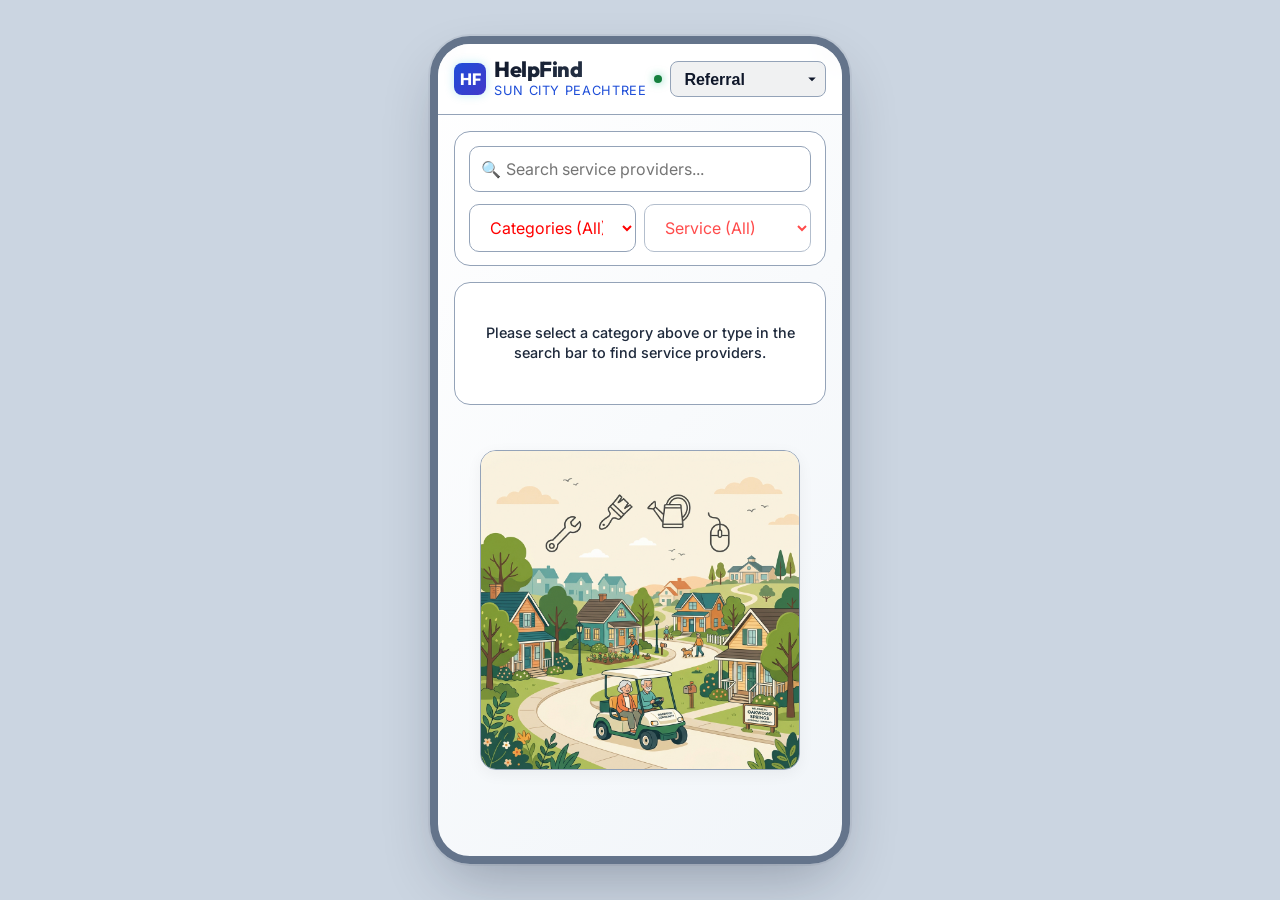
<file: index.html>
<!DOCTYPE html>
<html lang="en">
<head>
  <meta charset="UTF-8">
  <meta name="viewport" content="width=device-width, initial-scale=1.0, maximum-scale=1.0, user-scalable=no">
  <title>HelpFind - Sun City Peachtree</title>
  <link rel="stylesheet" href="style.css">
  
  <!-- Apple Home Screen Icon and Web App Settings -->
  <link rel="apple-touch-icon" href="apple-touch-icon.png">
  <link rel="icon" type="image/png" href="apple-touch-icon.png">
  <meta name="apple-mobile-web-app-capable" content="yes">
  <meta name="apple-mobile-web-app-status-bar-style" content="default">
  <meta name="apple-mobile-web-app-title" content="HelpFind">
</head>
<body>

  <!-- Mobile Device Frame Wrapper (Simulates mobile on desktop, native on mobile) -->
  <div class="mobile-device-wrapper">
    <div class="mobile-screen">
      
      <!-- Toast Notification Container -->
      <div id="toast-container"></div>

      <!-- Compact Mobile Header -->
      <header>
        <div class="nav-container">
          <div class="logo-section">
            <div class="logo-icon">HF</div>
            <div class="logo-text">
              <h1>HelpFind</h1>
              <span>Sun City Peachtree</span>
            </div>
          </div>
          
          <!-- Dropdown Navigation Selection -->
          <div class="provider-dropdown-container" style="display: flex; align-items: center; gap: 0.5rem;">
            <div id="sync-status" class="sync-status-indicator synced" title="Synced with Sheets"></div>
            <select id="nav-provider-dropdown" class="provider-dropdown-nav" onchange="handleProviderDropdownChange()">
              <option value="choose" selected>Referral</option>
              <option value="report-issue">Report Issue</option>
              <option value="refer-provider">Refer Provider</option>
            </select>
          </div>
        </div>
      </header>

      <!-- Main App Scroll Area -->
      <main class="content-viewport">

        <!-- VIEW 1: RESIDENT DIRECTORY (Default View) -->
        <section id="view-directory" class="view-panel">
          
          <!-- Search & Niche Filter Header -->
          <div class="search-filter-section">
            <div class="search-input-group">
              <span class="search-icon">🔍</span>
              <input type="search" id="dir-search" class="search-input" placeholder="Search service providers..." oninput="filterDirectory()" autocomplete="off" name="helpfind-search">
            </div>
            
            <div class="filter-row-dropdown" style="display: flex; gap: 0.5rem; width: 100%;">
              <select id="dir-category" onchange="handleCategoryFilterChange()" style="flex: 1;">
                <option value="all">Categories (All)</option>
                <option value="Home Repairs & Trades">Home Repairs & Trades</option>
                <option value="Lawn, Landscaping & Outdoors">Lawn, Landscaping & Outdoors</option>
                <option value="Lifestyle & Caregiving">Lifestyle & Caregiving</option>
                <option value="Technology & Electronics">Technology & Electronics</option>
                <option value="Automotive & Golf Carts">Automotive & Golf Carts</option>
                <option value="Home Renovation & Design">Home Renovation & Design</option>
                <option value="ZZZ Other Category">ZZZ Other Category</option>
              </select>
              <select id="dir-service" onchange="filterDirectory()" disabled style="flex: 1;">
                <option value="all">Service (All)</option>
              </select>
            </div>
          </div>

          <!-- Vertical Provider List -->
          <div id="vendors-list" class="mobile-vendors-list">
            <!-- Dynamic Injection from app.js -->
          </div>

        </section>

        <!-- VIEW 2: REFER PROVIDER FORM -->
        <section id="view-refer-provider" class="view-panel hidden">
          <div class="form-container-mobile">
            <div class="form-title-block">
              <h2>Refer a Provider</h2>
              <p>Suggest adding a new service provider.</p>
            </div>

            <form id="form-refer-provider">
              <!-- Resident Submitter Details -->
              <div class="form-group">
                <label for="refer-resident-name">Your Name <span style="color: red;">*</span></label>
                <input type="text" id="refer-resident-name" class="form-input" placeholder="e.g. Jane Doe" required>
              </div>

              <div class="form-group">
                <label for="refer-resident-email">Your Email <span style="color: red;">*</span></label>
                <input type="email" id="refer-resident-email" class="form-input" placeholder="e.g. jane@suncity.com" required>
              </div>

              <hr style="margin: 1.5rem 0; border: 0; border-top: 1px solid var(--border-color);">

              <!-- Contractor Details -->
              <div class="form-group">
                <label for="refer-vendor-name">Business Name <span style="color: red;">*</span></label>
                <input type="text" id="refer-vendor-name" class="form-input" placeholder="e.g. Jack's Plumbing" required>
              </div>
              
              <div class="form-group">
                <label for="refer-vendor-category">Service Category <span style="color: red;">*</span></label>
                <select id="refer-vendor-category" class="form-input" onchange="handleReferCategoryChange()" required>
                  <option value="" disabled selected>-- Select Category --</option>
                  <option value="Home Repairs & Trades">Home Repairs & Trades</option>
                  <option value="Lawn, Landscaping & Outdoors">Lawn, Landscaping & Outdoors</option>
                  <option value="Lifestyle & Caregiving">Lifestyle & Caregiving</option>
                  <option value="Technology & Electronics">Technology & Electronics</option>
                  <option value="Automotive & Golf Carts">Automotive & Golf Carts</option>
                  <option value="Home Renovation & Design">Home Renovation & Design</option>
                  <option value="ZZZ Other Category">ZZZ Other Category</option>
                </select>
              </div>

              <div class="form-group">
                <label>Service Types (Select all that apply) <span style="color: red;">*</span></label>
                <div id="refer-vendor-services-container" class="checkbox-group-container" style="max-height: 180px; overflow-y: auto; border: 1px solid var(--border-color); border-radius: 8px; padding: 0.5rem; background: var(--bg-card); display: flex; flex-direction: column; gap: 0.5rem;">
                  <p class="text-muted" style="font-size: 0.8rem; margin: 0; padding: 0.25rem;">Please select a category first.</p>
                </div>
              </div>
              
              <div class="form-group">
                <label for="refer-vendor-phone">Phone Number</label>
                <input type="tel" id="refer-vendor-phone" class="form-input" placeholder="e.g. (555) 928-1122" pattern="\(\d{3}\) \d{3}-\d{4}" title="Expected format: (555) 555-5555">
                <span class="form-hint mt-2">Expected format: (555) 555-5555</span>
              </div>

              <div class="form-group">
                <label for="refer-vendor-email">Email Address</label>
                <input type="email" id="refer-vendor-email" class="form-input" placeholder="e.g. contact@business.com">
              </div>

              <div class="form-group">
                <label for="refer-comment">Reason for Referral / Comments <span style="color: red;">*</span></label>
                <textarea id="refer-comment" class="form-input" placeholder="Describe why you are recommending this provider..." rows="3" required></textarea>
              </div>



              <div class="mobile-form-actions">
                <button type="button" class="btn btn-secondary" onclick="cancelReferral()">Cancel</button>
                <button type="submit" class="btn btn-success">Submit Referral</button>
              </div>
            </form>
          </div>
        </section>

        <!-- VIEW 6: REPORT ISSUE FORM -->
        <section id="view-report-issue" class="view-panel hidden">
          <div class="form-container-mobile">
            <div class="form-title-block">
              <h2>Report an Issue</h2>
              <p>Submit private feedback to the HelpFind Admin.</p>
            </div>

            <form id="form-report-issue">
              <!-- Resident Submitter Details -->
              <div class="form-group">
                <label for="report-resident-name">Your Name <span style="color: red;">*</span></label>
                <input type="text" id="report-resident-name" class="form-input" placeholder="e.g. Jane Doe" required>
              </div>

              <div class="form-group">
                <label for="report-resident-email">Your Email <span style="color: red;">*</span></label>
                <input type="email" id="report-resident-email" class="form-input" placeholder="e.g. jane@suncity.com" required>
              </div>

              <hr style="margin: 1.5rem 0; border: 0; border-top: 1px solid var(--border-color);">

              <!-- Target Provider -->
              <div class="form-group">
                <label for="report-vendor-select">Select Contractor <span style="color: red;">*</span></label>
                <select id="report-vendor-select" class="form-input" required>
                  <!-- Populated dynamically -->
                </select>
              </div>

              <!-- Issue Type -->
              <div class="form-group">
                <label for="report-type">Issue Type <span style="color: red;">*</span></label>
                <select id="report-type" class="form-input" required>
                  <option value="" disabled selected>-- Select Issue Type --</option>
                  <option value="Incorrect contact info">Incorrect contact info</option>
                  <option value="Out of business / no longer active">Out of business / no longer active</option>
                  <option value="Poor service / quality issue">Poor service / quality issue</option>
                  <option value="Unprofessional behavior">Unprofessional behavior</option>
                  <option value="Other">Other (specify in description)</option>
                </select>
              </div>

              <!-- Description -->
              <div class="form-group">
                <label for="report-description">Description of Issue <span style="color: red;">*</span></label>
                <textarea id="report-description" class="form-input" placeholder="Please describe the issue in detail..." rows="4" required></textarea>
              </div>



              <div class="mobile-form-actions">
                <button type="button" class="btn btn-secondary" onclick="cancelReport()">Cancel</button>
                <button type="submit" class="btn btn-success">Submit Report</button>
              </div>
            </form>
          </div>
        </section>


      </main>

      <!-- VIEW 3: PROVIDER DETAILS MODAL (Bottom-Sheet Slide-up) -->
      <div id="vendor-modal" class="bottom-sheet-overlay hidden">
        <div class="bottom-sheet-content">
          <div class="bottom-sheet-drag-handle" onclick="closeVendorModal()"></div>
          <button class="close-sheet-btn" onclick="closeVendorModal()">&times;</button>
          
          <div id="modal-vendor-body">
            <!-- Dynamic Details Injection from app.js -->
          </div>
        </div>
      </div>





    </div>
  </div>

  <script src="mockData.js?v=3"></script>
  <script src="app.js?v=3"></script>
  <script>
    if (location.search.includes('run-tests=true')) {
      const script = document.createElement('script');
      script.src = 'test.js';
      document.body.appendChild(script);
    }
  </script>
</body>
</html>
</file>
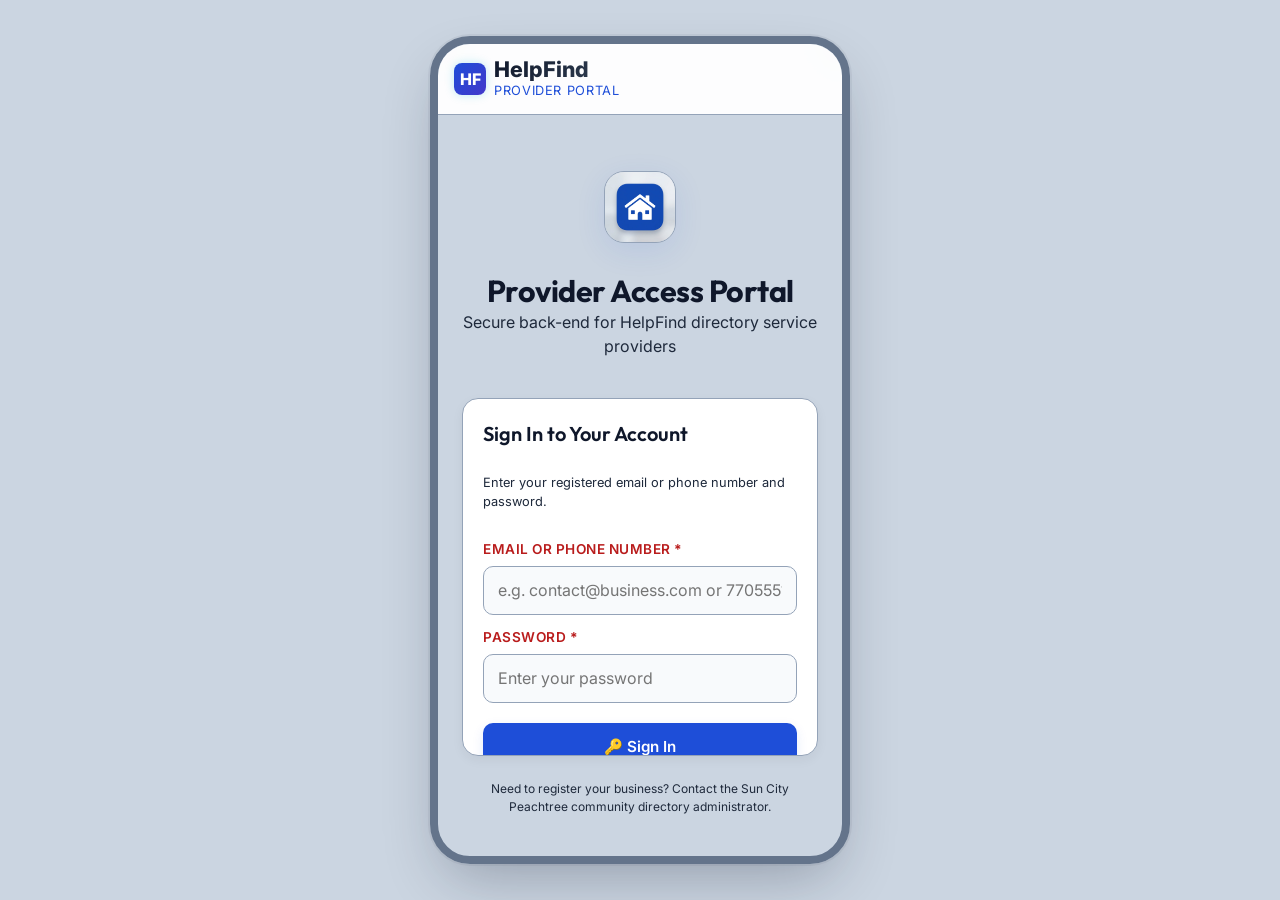
<file: ProviderPortal/index.html>
<!DOCTYPE html>
<html lang="en">
<head>
  <meta charset="UTF-8">
  <meta name="viewport" content="width=device-width, initial-scale=1.0">
  <title>ProviderPortal - HelpFind</title>
  
  <!-- SEO Meta Tags -->
  <meta name="description" content="Secure, mobile-responsive management portal for HelpFind service providers. Track conversion metrics and record service stories.">
  <meta name="theme-color" content="#0f172a">
  
  <!-- Web App Manifest & Apple Web App Metas -->
  <link rel="manifest" href="manifest.json">
  <meta name="apple-mobile-web-app-capable" content="yes">
  <meta name="apple-mobile-web-app-status-bar-style" content="black-translucent">
  <link rel="apple-touch-icon" href="icon.png">
  
  <link rel="stylesheet" href="style.css">
  

</head>
<body>

  <div id="app-container">
    
    <!-- Offline Banner -->
    <div id="offline-notification" class="offline-banner">
      ⚡ Offline Mode - Updates will be cached until you reconnect
    </div>
    
    <!-- Main Header -->
    <header>
      <div class="brand logo-section">
        <div class="logo-icon">HF</div>
        <div class="logo-text">
          <h1>HelpFind</h1>
          <span>Provider Portal</span>
        </div>
      </div>
      
      <!-- User Info & Logout (Visible when logged in) -->
      <div id="user-profile" class="user-info-row hidden">
        <span id="user-email" class="user-email-tag" title="">provider@mail.com</span>
        <button id="btn-logout" class="logout-btn">Log Out</button>
      </div>
    </header>
    
    <!-- 1. LOGIN SCREEN -->
    <main id="screen-login" class="screen">
      <div class="login-header">
        <img src="icon.png" alt="HelpFind Provider Portal Logo" class="login-logo">
        <h2>Provider Access Portal</h2>
        <p class="subtitle">Secure back-end for HelpFind directory service providers</p>
      </div>
      
      <div class="card login-form-card">
        <h3>Sign In to Your Account</h3>
        <p class="subtitle" style="font-size: 0.8rem; margin-top: -0.25rem;">
          Enter your registered email or phone number and password.
        </p>
        
        <form id="form-login" style="display: flex; flex-direction: column; gap: 0.75rem; margin-top: 0.5rem;">
          <div class="form-group">
            <label for="login-username">Email or Phone Number</label>
            <input type="text" id="login-username" class="input-select" placeholder="e.g. contact@business.com or 7705551212" required style="cursor: text;">
          </div>
          <div class="form-group">
            <label for="login-password">Password</label>
            <input type="password" id="login-password" class="input-select" placeholder="Enter your password" required style="cursor: text;">
          </div>
          <button type="submit" class="btn btn-primary" style="margin-top: 0.5rem; width: 100%;">
            🔑 Sign In
          </button>
        </form>
        
        <div class="divider hidden" style="margin-top: 0.5rem;">Or Test Using Demo Mode</div>
        
        <!-- Developer Demo Gate Bypass -->
        <button id="trigger-demo-panel" class="demo-login-trigger hidden">
          Show Developer Demo Credentials
        </button>
        
        <div id="demo-auth-panel" class="demo-panel hidden">
          <div class="form-group">
            <label for="demo-email-select">Choose Demo Provider Account</label>
            <select id="demo-email-select" class="input-select">
              <option value="" disabled selected>-- Select an email to log in --</option>
              <option value="transevesa@gmail.com">transevesa@gmail.com (Transevesa of Georgia, LLC)</option>
              <option value="terencebrittain@att.net">terencebrittain@att.net (Terence Britain, Sr.)</option>
              <option value="snowflowhvac@gmail.com">snowflowhvac@gmail.com (Snowflow Heating & Cooling LLC)</option>
              <option value="isbd@comcast.net">isbd@comcast.net (Doug Gardner)</option>
              <option value="gbarrett9705@gmail.com">gbarrett9705@gmail.com (Barrett AI Consulting)</option>
            </select>
          </div>
          
          <button id="btn-demo-login" class="btn btn-primary" style="margin-top: 0.25rem;">
            🔑 Log In with Demo Account
          </button>
        </div>
        
      </div>
      
      <div style="font-size: 0.75rem; color: var(--text-muted); text-align: center; margin-top: auto; padding-bottom: 1rem;">
        Need to register your business? Contact the Sun City Peachtree community directory administrator.
      </div>
    </main>
    
    <!-- 2. DASHBOARD SCREEN -->
    <main id="screen-dashboard" class="screen hidden">
      
      <!-- Provider Info Card -->
      <section class="card provider-profile-card">
        <div class="provider-title-row">
          <div>
            <h2 id="profile-name">Business Name</h2>
            <span id="profile-category" class="provider-meta-badge">Category &bull; Service</span>
          </div>
        </div>
        <div class="provider-details-list">
          <span>📞 Phone: <strong id="profile-phone">-</strong></span>
          <span>✉️ Registered Email: <strong id="profile-email">-</strong></span>
        </div>
      </section>
      
      <!-- Core Analytics Metrics Row -->
      <section class="metrics-grid">
        <div class="metric-card full-width">
          <span class="metric-label">Neighbor Engagement Metric</span>
          <span id="metric-times-used" class="metric-value">0</span>
          <span class="metric-subtext">Times neighbors clicked "Call Now" (Calls & Leads generated)</span>
        </div>
        
        <div class="metric-card">
          <span class="metric-label">Average Rating</span>
          <span id="metric-rating" class="metric-value">0.0</span>
          <span class="metric-subtext">Based on verified reviews</span>
        </div>
        
        <div class="metric-card">
          <span class="metric-label">Total Reviews</span>
          <span id="metric-reviews-count" class="metric-value">0</span>
          <span class="metric-subtext">Submitted by neighbors</span>
        </div>
      </section>
      
      <!-- Knowledge Catalog Service Story Entry -->
      <section class="card story-card">
        <h3>Knowledge Catalog &bull; Service Story</h3>
        <p class="subtitle" style="font-size: 0.8rem; margin-top: -0.25rem;">
          Record a brief summary of the services, qualifications, or jobs you perform. Stories are displayed directly to neighbors.
        </p>
        
        <div class="transcription-area-container">
          <textarea id="story-textarea" class="transcription-textarea" placeholder="Speak your service story or type it here... (e.g. 'We recently installed high-efficiency HVAC units on Clover Lane...')"></textarea>
        </div>
        
        <!-- Speech controls -->
        <div class="voice-control-panel">
          <button id="btn-mic" class="mic-btn" title="Click to record voice description" aria-label="Microphone Button">
            🎤
          </button>
          
          <span id="recording-status-text" class="recording-status">Tap microphone to dictate story</span>
          
          <!-- Audio visualizer simulation waves -->
          <div id="audio-visualizer" class="audio-waves-container">
            <span class="wave-bar"></span>
            <span class="wave-bar"></span>
            <span class="wave-bar"></span>
            <span class="wave-bar"></span>
            <span class="wave-bar"></span>
          </div>
        </div>
        
        <div class="btn-row">
          <button id="btn-polish-story" class="btn btn-secondary" disabled>
            ✨ Polish Transcript
          </button>
          <button id="btn-save-story" class="btn btn-primary" disabled>
            💾 Save to Sheet
          </button>
        </div>
      </section>

      <!-- Manage Services Section -->
      <section class="card services-card">
        <h3>Manage Services</h3>
        <p class="subtitle" style="font-size: 0.8rem; margin-top: -0.25rem; margin-bottom: 0.75rem;">
          Select all the services your business offers to neighbors. Your business will appear in search results for all checked services.
        </p>
        
        <div id="portal-services-container" style="display: flex; flex-direction: column; gap: 1rem; max-height: 350px; overflow-y: auto; border: 1px solid var(--border-color); border-radius: 10px; padding: 0.75rem; background: var(--bg-card); margin-bottom: 0.75rem;">
          <!-- Populated dynamically by app.js -->
        </div>

        <button id="btn-save-services" class="btn btn-primary" style="width: 100%;">
          💾 Save Services
        </button>
      </section>

      <!-- Change Password Section -->
      <section class="card security-card">
        <h3>Change Password</h3>
        <p class="subtitle" style="font-size: 0.8rem; margin-top: -0.25rem; margin-bottom: 0.75rem;">
          Update your login password.
        </p>
        <form id="form-change-password" style="display: flex; flex-direction: column; gap: 0.75rem;">
          <div class="form-group">
            <label for="chg-current-password">Current Password</label>
            <input type="password" id="chg-current-password" class="input-select" placeholder="Enter current password" required style="cursor: text;">
          </div>
          <div class="form-group">
            <label for="chg-new-password">New Password</label>
            <input type="password" id="chg-new-password" class="input-select" placeholder="Enter new password" required style="cursor: text;">
          </div>
          <div class="form-group">
            <label for="chg-confirm-password">Confirm New Password</label>
            <input type="password" id="chg-confirm-password" class="input-select" placeholder="Confirm new password" required style="cursor: text;">
          </div>
          <button type="submit" class="btn btn-secondary" style="margin-top: 0.25rem; width: 100%;">
            🔒 Update Password
          </button>
        </form>
      </section>
      
      <!-- Neighbor Reviews List -->
      <section class="reviews-section">
        <h3>Neighborhood Recommendations History</h3>
        <div id="reviews-list-container" class="reviews-container">
          <!-- Reviews list will be dynamically populated -->
        </div>
      </section>
      
    </main>
    
    <!-- Verification Overlay (For Pending listings) -->
    <div id="verification-overlay" class="verification-overlay hidden">
      <div class="verification-content">
        <div class="verification-header">
          <div class="verification-badge">✨ Claim Your Listing</div>
          <h2>Welcome to HelpFind!</h2>
          <p class="subtitle" style="margin-top: 0.5rem;">
            A resident has recommended your business. Please verify your listing and set your password to activate it in the resident directory.
          </p>
        </div>
        
        <div class="card verification-card">
          <form id="form-verify-listing" style="display: flex; flex-direction: column; gap: 0.75rem;">
            <div class="form-group">
              <label for="verify-new-password">Choose a Secure Password</label>
              <input type="password" id="verify-new-password" class="input-select" placeholder="Enter new password" required style="cursor: text;">
            </div>
            <div class="form-group">
              <label for="verify-confirm-password">Confirm Password</label>
              <input type="password" id="verify-confirm-password" class="input-select" placeholder="Confirm new password" required style="cursor: text;">
            </div>
            
            <div style="font-size: 0.75rem; color: var(--text-muted); line-height: 1.4; margin-top: 0.25rem;">
              🔒 By clicking "Verify & Activate", your business profile will immediately become visible to residents in the HelpFind directory.
            </div>

            <button type="submit" class="btn btn-primary" style="margin-top: 0.5rem; width: 100%;">
              ✅ Verify & Activate Listing
            </button>
          </form>
        </div>
      </div>
    </div>

    <!-- Toast Notification Container -->
    <div id="toast-container"></div>
    
    <!-- Loading Overlay -->
    <div id="loading-mask" class="loading-overlay hidden">
      <div class="spinner"></div>
      <span style="font-size: 0.85rem; font-weight: 500;" id="loading-text">Loading directory...</span>
    </div>
    
  </div>

  <script src="app.js"></script>
  <script src="test_provider_portal.js"></script>
</body>
</html>
</file>
<file: style.css>
/* style.css - Premium Mobile-Optimized Styling for HelpFind Sun City Peachtree */

@import url('https://fonts.googleapis.com/css2?family=Inter:wght@300;400;500;600;700&family=Outfit:wght@400;500;600;700;800&display=swap');

:root {
  --bg-gradient: linear-gradient(135deg, #ffffff 0%, #f1f5f9 100%); /* Brightened background */
  --bg-card: #ffffff;
  --bg-card-hover: #ffffff;
  --primary: #1e4ed8; /* Darker Royal Blue for higher contrast */
  --primary-hover: #1d4ed8;
  --secondary: #15803d; /* Darker rich green */
  --secondary-hover: #166534;
  --accent: #4338ca; /* Darker Indigo */
  --accent-hover: #3730a3;
  --text-main: #0f172a; /* Slate 900 */
  --text-muted: #1e293b; /* Darker Slate 800 for high-contrast senior readability */
  --text-dark: #000000;
  --border-color: #94a3b8; /* Darkened from #cbd5e1 (Slate 400 instead of 300) for clearer boundaries */
  --border-glow: rgba(30, 78, 216, 0.2);
  --danger: #b91c1c; /* Red 700 */
  --warning: #d97706; /* Vibrant Amber 600 */
  --glass-shadow: 0 4px 20px 0 rgba(15, 23, 42, 0.08);
  --transition-fast: all 0.2s cubic-bezier(0.4, 0, 0.2, 1);
  --transition-normal: all 0.3s cubic-bezier(0.4, 0, 0.2, 1);

  /* Vibrant category specific color codes */
  --cat-repairs: #ea580c;
  --cat-lawn: #16a34a;
  --cat-lifestyle: #7c3aed;
  --cat-tech: #2563eb;
  --cat-automotive: #dc2626;
  --cat-renovation: #b45309;
  --cat-other: #475569;
}

/* Reset & Mobile Viewport Lock */
* {
  box-sizing: border-box;
  margin: 0;
  padding: 0;
  -webkit-tap-highlight-color: transparent;
}

body {
  font-family: 'Inter', system-ui, -apple-system, sans-serif;
  background-color: #cbd5e1;
  color: var(--text-main);
  min-height: 100vh;
  display: flex;
  justify-content: center;
  align-items: center;
  overflow: hidden;
  line-height: 1.5;
}

h1, h2, h3, h4 {
  font-family: 'Outfit', sans-serif;
  font-weight: 600;
  letter-spacing: -0.02em;
}

/* Mobile Frame Simulation on Desktop, Fullscreen on Mobile */
.mobile-device-wrapper {
  width: 100%;
  max-width: 420px;
  height: 92vh;
  max-height: 860px;
  background: var(--bg-gradient);
  border: 8px solid #64748b;
  border-radius: 40px;
  box-shadow: 0 25px 60px -15px rgba(15, 23, 42, 0.3), 0 0 0 2px rgba(15, 23, 42, 0.05);
  overflow: hidden;
  position: relative;
  display: flex;
  flex-direction: column;
}

@media (max-width: 480px) {
  body {
    align-items: stretch;
  }
  .mobile-device-wrapper {
    max-width: 100%;
    height: 100vh;
    max-height: 100%;
    border: none;
    border-radius: 0;
  }
}

.mobile-screen {
  width: 100%;
  height: 100%;
  display: flex;
  flex-direction: column;
  position: relative;
  overflow: hidden;
}

/* Header & Compact Navbar */
header {
  background: rgba(255, 255, 255, 0.9);
  backdrop-filter: blur(12px);
  -webkit-backdrop-filter: blur(12px);
  border-bottom: 1px solid var(--border-color);
  padding: 0.85rem 1rem;
  z-index: 90;
  flex-shrink: 0;
}

.nav-container {
  display: flex;
  justify-content: space-between;
  align-items: center;
}

.logo-section {
  display: flex;
  align-items: center;
  gap: 0.5rem;
}

.logo-icon {
  background: linear-gradient(135deg, var(--primary) 0%, var(--accent) 100%);
  width: 32px;
  height: 32px;
  border-radius: 8px;
  display: flex;
  align-items: center;
  justify-content: center;
  color: white;
  font-weight: 800;
  font-size: 1rem;
  box-shadow: 0 0 10px rgba(6, 182, 212, 0.25);
}

.logo-text h1 {
  font-size: 1.35rem; /* Scaled up from 1.15rem */
  font-weight: 800;
  background: linear-gradient(135deg, #0f172a 0%, #334155 100%);
  -webkit-background-clip: text;
  -webkit-text-fill-color: transparent;
  line-height: 1.1;
}

.logo-text span {
  font-size: 0.8rem; /* Scaled up from 0.65rem */
  color: var(--primary);
  letter-spacing: 0.05em;
  text-transform: uppercase;
  display: block;
}

/* Header Action dropdown styling */
.provider-dropdown-container {
  position: relative;
}

.provider-dropdown-nav {
  background: rgba(15, 23, 42, 0.06);
  border: 1px solid var(--border-color);
  color: var(--text-main);
  padding: 0.55rem 1.85rem 0.55rem 0.85rem;
  border-radius: 8px;
  font-size: 1rem; /* Scaled to 16px to prevent mobile zoom */
  font-weight: 600;
  outline: none;
  cursor: pointer;
  appearance: none;
  -webkit-appearance: none;
  background-image: url("data:image/svg+xml;utf8,<svg fill='%230f172a' height='24' viewBox='0 0 24 24' width='24' xmlns='http://www.w3.org/2000/svg'><path d='M7 10l5 5 5-5z'/><path d='M0 0h24v24H0z' fill='none'/></svg>");
  background-repeat: no-repeat;
  background-position: right 4px center;
  background-size: 18px;
  transition: var(--transition-fast);
}

.provider-dropdown-nav:focus {
  border-color: var(--primary);
  box-shadow: 0 0 8px rgba(37, 99, 235, 0.2);
}

.provider-dropdown-nav option {
  background-color: #ffffff;
  color: var(--text-main);
}

/* Viewport Scroll Container */
.content-viewport {
  flex: 1;
  overflow-y: auto;
  padding: 1rem;
  position: relative;
}

.content-viewport::-webkit-scrollbar {
  width: 4px;
}
.content-viewport::-webkit-scrollbar-thumb {
  background: rgba(255, 255, 255, 0.1);
  border-radius: 4px;
}

.view-panel {
  animation: fadeIn 0.3s ease-out;
  display: flex;
  flex-direction: column;
  gap: 1rem;
}

/* Search and Filters */
.search-filter-section {
  display: flex;
  flex-direction: column;
  gap: 0.75rem;
  background: var(--bg-card);
  border: 1px solid var(--border-color);
  border-radius: 16px;
  padding: 0.85rem;
}

.search-input-group {
  position: relative;
  width: 100%;
}

.search-icon {
  position: absolute;
  left: 0.75rem;
  top: 50%;
  transform: translateY(-50%);
  color: var(--text-muted);
  font-size: 1rem;
}

.search-input {
  width: 100%;
  background: #ffffff;
  border: 1.5px solid var(--border-color);
  color: var(--text-main);
  padding: 0.75rem 1rem 0.75rem 2.25rem;
  border-radius: 10px;
  font-size: 1rem; /* Scaled to 16px to prevent mobile zoom */
  outline: none;
  font-family: inherit;
  transition: var(--transition-fast);
}

.search-input:focus {
  border-color: var(--primary);
  box-shadow: 0 0 8px rgba(37, 99, 235, 0.15);
}

.filter-row-dropdown select {
  width: 100%;
  background: #ffffff;
  border: 1.5px solid var(--border-color);
  color: red;
  padding: 0.75rem 1rem;
  border-radius: 10px;
  font-size: 1rem; /* Scaled to 16px to prevent mobile zoom */
  outline: none;
  font-family: inherit;
  cursor: pointer;
}

.filter-pills-scroll {
  display: flex;
  gap: 0.5rem;
  overflow-x: auto;
  padding-bottom: 0.25rem;
}

.filter-pills-scroll::-webkit-scrollbar {
  display: none;
}

.filter-pill {
  background: rgba(255, 255, 255, 0.04);
  border: 1px solid var(--border-color);
  color: var(--text-muted);
  padding: 0.45rem 0.95rem;
  border-radius: 20px;
  font-size: 0.85rem; /* Scaled up from 0.75rem */
  font-weight: 600;
  cursor: pointer;
  transition: var(--transition-fast);
  white-space: nowrap;
  flex-shrink: 0;
}

.filter-pill.active {
  background: rgba(6, 182, 212, 0.15);
  border-color: var(--primary);
  color: var(--primary);
}

/* Mobile Provider Cards List */
.mobile-vendors-list {
  display: flex;
  flex-direction: column;
  gap: 0.85rem;
}

.vendor-card {
  background: var(--bg-card);
  border: 1.5px solid var(--border-color);
  border-top: 4px solid var(--border-color); /* Colored top-border matching category */
  border-radius: 16px;
  padding: 1.25rem 1rem;
  box-shadow: 0 4px 12px rgba(15, 23, 42, 0.04);
  transition: var(--transition-normal);
  position: relative;
  overflow: hidden;
  display: flex;
  flex-direction: column;
  gap: 0.65rem;
}

.vendor-card.cat-repairs { border-top-color: var(--cat-repairs); }
.vendor-card.cat-lawn { border-top-color: var(--cat-lawn); }
.vendor-card.cat-lifestyle { border-top-color: var(--cat-lifestyle); }
.vendor-card.cat-tech { border-top-color: var(--cat-tech); }
.vendor-card.cat-automotive { border-top-color: var(--cat-automotive); }
.vendor-card.cat-renovation { border-top-color: var(--cat-renovation); }
.vendor-card.cat-other { border-top-color: var(--cat-other); }

.vendor-card:hover {
  border-color: var(--primary);
  box-shadow: 0 8px 24px rgba(15, 23, 42, 0.08);
  transform: translateY(-2px);
}

.vendor-card.premium {
  border: 1.5px solid var(--primary);
  border-top: 4px solid var(--primary);
  background: linear-gradient(180deg, rgba(6, 182, 212, 0.04) 0%, rgba(30, 41, 59, 0.7) 100%);
}

.vendor-card.premium::after {
  content: "PREMIUM";
  position: absolute;
  top: 8px;
  right: 8px;
  background: linear-gradient(135deg, var(--primary) 0%, var(--accent) 100%);
  color: white;
  font-size: 0.55rem;
  font-weight: 800;
  padding: 0.15rem 0.5rem;
  border-radius: 4px;
  letter-spacing: 0.05em;
}

.vendor-meta {
  display: flex;
  justify-content: space-between;
  align-items: center;
}

.vendor-category {
  font-size: 0.85rem; /* Scaled up from 0.7rem */
  font-weight: 700;
  text-transform: uppercase;
  letter-spacing: 0.05em;
}

.vendor-category.cat-repairs { color: var(--cat-repairs); }
.vendor-category.cat-lawn { color: var(--cat-lawn); }
.vendor-category.cat-lifestyle { color: var(--cat-lifestyle); }
.vendor-category.cat-tech { color: var(--cat-tech); }
.vendor-category.cat-automotive { color: var(--cat-automotive); }
.vendor-category.cat-renovation { color: var(--cat-renovation); }
.vendor-category.cat-other { color: var(--cat-other); }

.vendor-rating {
  font-size: 0.95rem; /* Scaled up from 0.8rem */
  font-weight: 700;
  color: var(--warning);
  display: flex;
  align-items: center;
  gap: 0.15rem;
}

.vendor-name {
  font-size: 1.3rem; /* Scaled up from 1.15rem */
  font-weight: 700;
  line-height: 1.2;
}

.vendor-desc {
  font-size: 0.95rem; /* Scaled up from 0.85rem */
  color: var(--text-muted);
  display: -webkit-box;
  -webkit-line-clamp: 2;
  -webkit-box-orient: vertical;
  overflow: hidden;
  line-height: 1.45;
}

.vendor-tags {
  display: flex;
  flex-wrap: wrap;
  gap: 0.4rem;
}

.vendor-tag {
  font-size: 0.8rem; /* Scaled up from 0.7rem */
  padding: 0.25rem 0.5rem;
  border-radius: 6px;
  font-weight: 500;
}

.tag-discount {
  background: rgba(16, 185, 129, 0.08);
  border: 1px solid rgba(16, 185, 129, 0.15);
  color: var(--secondary);
}

.tag-jobcost {
  background: rgba(99, 102, 241, 0.08);
  border: 1px solid rgba(99, 102, 241, 0.15);
  color: var(--accent);
}

.tag-punctual {
  background: rgba(6, 182, 212, 0.08);
  border: 1px solid rgba(6, 182, 212, 0.15);
  color: var(--primary);
}

.vendor-header {
  position: relative;
  padding-right: 120px;
}

.endorse-btn {
  position: absolute;
  right: 0;
  top: 0;
  background: rgba(15, 23, 42, 0.04);
  border: 1px solid var(--border-color);
  color: var(--primary);
  font-family: 'Inter', system-ui, sans-serif;
  font-size: 0.85rem;
  font-weight: 600;
  padding: 0.35rem 0.75rem;
  border-radius: 20px;
  cursor: pointer;
  display: inline-flex;
  align-items: center;
  gap: 0.35rem;
  transition: var(--transition-fast);
  box-shadow: 0 1px 3px rgba(15, 23, 42, 0.05);
}

.endorse-btn:hover {
  background: rgba(30, 78, 216, 0.08);
  border-color: var(--primary);
  transform: scale(1.03);
}

.endorse-btn:active {
  transform: scale(0.97);
}

.endorse-btn.active {
  background: var(--primary);
  border-color: var(--primary);
  color: #ffffff;
  box-shadow: 0 2px 6px rgba(30, 78, 216, 0.2);
}

.endorse-btn.active:hover {
  background: var(--primary-hover);
  opacity: 0.95;
}

.vendor-footer {
  display: flex;
  gap: 0.5rem;
  margin-top: 0.25rem;
}

.btn {
  flex: 1;
  padding: 0.65rem 1rem;
  font-family: inherit;
  font-size: 0.85rem;
  font-weight: 700;
  border-radius: 10px;
  border: none;
  cursor: pointer;
  transition: var(--transition-fast);
  display: inline-flex;
  align-items: center;
  justify-content: center;
  gap: 0.35rem;
}

.btn:active {
  transform: scale(0.97);
}

.btn-primary {
  background: linear-gradient(135deg, var(--primary) 0%, var(--accent) 100%);
  color: white;
}

.btn-secondary {
  background: rgba(255, 255, 255, 0.06);
  color: var(--text-main);
  border: 1px solid var(--border-color);
}

.btn-use-service {
  background: var(--secondary) !important;
  color: white !important;
  box-shadow: 0 4px 10px rgba(16, 185, 129, 0.15);
}

.btn-success {
  background: var(--secondary);
  color: white;
}

/* Metric count badge inside card */
.card-metric-badge {
  display: inline-flex;
  align-items: center;
  gap: 0.25rem;
  background: rgba(16, 185, 129, 0.08);
  border: 1px solid rgba(16, 185, 129, 0.15);
  color: var(--secondary);
  font-size: 0.85rem; /* Scaled up from 0.75rem */
  font-weight: 700;
  padding: 0.3rem 0.6rem;
  border-radius: 20px;
  margin-top: 0.35rem;
  width: fit-content;
}

/* Mobile Form UI Styling */
.form-container-mobile {
  background: var(--bg-card);
  border: 1px solid var(--border-color);
  border-radius: 20px;
  padding: 1.5rem 1.25rem;
  animation: fadeInUp 0.3s ease-out;
}

.form-title-block {
  margin-bottom: 1.25rem;
  border-bottom: 1px solid var(--border-color);
  padding-bottom: 0.75rem;
}

.form-title-block h2 {
  font-size: 1.5rem; /* Scaled up from 1.35rem */
}

.form-title-block p {
  font-size: 0.9rem; /* Scaled up from 0.8rem */
  color: var(--text-muted);
}

.form-group {
  margin-bottom: 1rem;
}

.form-group label {
  display: block;
  margin-bottom: 0.35rem;
  font-size: 0.9rem; /* Scaled up from 0.8rem */
  font-weight: 600;
  color: var(--text-muted);
}

.form-input {
  width: 100%;
  background: #ffffff;
  border: 1.5px solid var(--border-color);
  color: var(--text-main);
  padding: 0.75rem 0.95rem;
  font-size: 1rem; /* Scaled to 16px to prevent mobile zoom */
  border-radius: 8px;
  outline: none;
  font-family: inherit;
  transition: var(--transition-fast);
}

.form-input:focus {
  border-color: var(--primary);
  box-shadow: 0 0 8px rgba(37, 99, 235, 0.15);
}

.new-vendor-block {
  background: rgba(37, 99, 235, 0.02);
  border: 1.5px dashed rgba(37, 99, 235, 0.3);
  border-radius: 10px;
  padding: 1rem 0.85rem;
  margin-top: 0.75rem;
  margin-bottom: 1rem;
  animation: fadeIn 0.25s ease-out;
}

.new-vendor-block h4 {
  font-size: 0.9rem;
  color: var(--primary);
  margin-bottom: 0.75rem;
}

/* Star Tap selector */
.star-rating-tap-container {
  display: inline-flex;
  justify-content: center;
  gap: 0.65rem;
  font-size: 2.5rem;
  color: var(--text-muted);
  cursor: pointer;
  user-select: none;
  width: 100%;
  margin-top: 0.25rem;
}

.star-tap {
  transition: var(--transition-fast);
}

.star-tap.active {
  color: var(--warning);
  text-shadow: 0 0 10px rgba(245, 158, 11, 0.4);
}

.mobile-form-actions {
  display: flex;
  gap: 0.5rem;
}

/* Bottom Sheet Modal Styles (Slide-up sheets) */
.bottom-sheet-overlay {
  position: absolute;
  top: 0;
  left: 0;
  right: 0;
  bottom: 0;
  background: rgba(15, 23, 42, 0.6);
  backdrop-filter: blur(4px);
  z-index: 100;
  display: flex;
  align-items: flex-end;
  animation: fadeIn 0.2s ease-out;
}

.bottom-sheet-content {
  background: #ffffff;
  border-top: 1px solid var(--border-color);
  border-radius: 24px 24px 0 0;
  width: 100%;
  max-height: 85%;
  overflow-y: auto;
  padding: 1.5rem 1.25rem 2.5rem;
  box-shadow: 0 -10px 30px rgba(15, 23, 42, 0.15);
  position: relative;
  animation: slideUp 0.3s cubic-bezier(0.34, 1.3, 0.64, 1);
}

.bottom-sheet-drag-handle {
  width: 40px;
  height: 5px;
  background: rgba(15, 23, 42, 0.15);
  border-radius: 30px;
  margin: -0.75rem auto 1rem;
  cursor: pointer;
}

.close-sheet-btn {
  position: absolute;
  top: 1rem;
  right: 1rem;
  background: rgba(15, 23, 42, 0.05);
  border: none;
  color: var(--text-muted);
  width: 28px;
  height: 28px;
  border-radius: 50%;
  cursor: pointer;
  display: flex;
  align-items: center;
  justify-content: center;
  font-size: 1.1rem;
}

/* Toast Notifications overlay placement inside mobile screen */
.toast-notification {
  position: absolute;
  bottom: 1.5rem;
  left: 1rem;
  right: 1rem;
  background: #ffffff;
  border-left: 4px solid var(--secondary);
  border-radius: 8px;
  box-shadow: 0 8px 24px rgba(15, 23, 42, 0.15);
  border-top: 1px solid var(--border-color);
  border-right: 1px solid var(--border-color);
  border-bottom: 1px solid var(--border-color);
  padding: 0.75rem 1rem;
  z-index: 999;
  display: flex;
  align-items: center;
  gap: 0.5rem;
  color: var(--text-main);
  font-size: 0.9rem; /* Scaled up from 0.8rem */
  animation: slideInUp 0.25s ease-out;
}

.toast-notification.error {
  border-left-color: var(--danger);
}

/* Animations */
@keyframes fadeIn {
  from { opacity: 0; }
  to { opacity: 1; }
}

@keyframes fadeInUp {
  from { opacity: 0; transform: translateY(15px); }
  to { opacity: 1; transform: translateY(0); }
}

@keyframes slideUp {
  from { transform: translateY(100%); }
  to { transform: translateY(0); }
}

@keyframes slideInUp {
  from { transform: translateY(50px); opacity: 0; }
  to { transform: translateY(0); opacity: 1; }
}

/* Utilities */
.text-center { text-align: center; }
.hidden { display: none !important; }
.text-muted { color: var(--text-muted); }
.mt-2 { margin-top: 0.5rem; }
.mt-4 { margin-top: 1rem; }
.mb-2 { margin-bottom: 0.5rem; }

/* Ratings list under details sheet */
.reviews-section-title {
  font-size: 1.1rem;
  margin: 1.5rem 0 0.75rem;
  border-bottom: 1px solid var(--border-color);
  padding-bottom: 0.35rem;
}

.review-card {
  background: rgba(15, 23, 42, 0.02);
  border: 1px solid var(--border-color);
  border-radius: 10px;
  padding: 0.75rem;
  margin-bottom: 0.65rem;
}

.review-meta {
  display: flex;
  justify-content: space-between;
  font-size: 0.75rem;
  color: var(--text-muted);
}

.review-author {
  font-weight: 600;
  color: var(--text-main);
}

.review-rating {
  color: var(--warning);
}

.gate-icon-container {
  width: 50px;
  height: 50px;
  background: rgba(6, 182, 212, 0.1);
  border: 2px solid var(--primary);
  border-radius: 50%;
  display: flex;
  align-items: center;
  justify-content: center;
  font-size: 1.5rem;
}

.form-hint {
  font-size: 0.8rem; /* Scaled up from 0.7rem */
  color: var(--text-muted);
  display: block;
}

.lead-form-overlay {
  margin-top: 0.75rem;
  padding: 0.75rem;
  background: rgba(0,0,0,0.25);
  border: 1px solid var(--border-color);
  border-radius: 10px;
}

/* Sync Status Indicator */
.sync-status-indicator {
  width: 8px;
  height: 8px;
  border-radius: 50%;
  display: inline-block;
  transition: var(--transition-fast);
}
.sync-status-indicator.synced {
  background-color: var(--secondary);
  box-shadow: 0 0 8px rgba(16, 185, 129, 0.6);
}
.sync-status-indicator.offline {
  background-color: var(--danger);
  box-shadow: 0 0 8px rgba(239, 68, 68, 0.6);
}
.sync-status-indicator.syncing {
  background-color: var(--warning);
  box-shadow: 0 0 8px rgba(245, 158, 11, 0.6);
  animation: pulseSync 1s infinite alternate;
}
@keyframes pulseSync {
  from { opacity: 0.4; }
  to { opacity: 1; }
}

/* Textarea styling override */
textarea.form-input {
  resize: vertical;
  min-height: 80px;
  line-height: 1.4;
}

/* Checkbox form group layout */
.form-group-checkbox {
  display: flex;
  align-items: center;
  gap: 0.5rem;
  margin-bottom: 1.25rem;
}
.form-group-checkbox input[type="checkbox"] {
  width: 16px;
  height: 16px;
  cursor: pointer;
  accent-color: var(--primary);
}
.form-group-checkbox label {
  font-size: 0.85rem;
  color: var(--text-muted);
  cursor: pointer;
  user-select: none;
  margin: 0;
}

/* Custom visible scrollbars for better senior readability & content discovery */
.provider-list-scroll,
.bottom-sheet-content,
.reviews-scroll-container,
.view-panel,
.terms-scroll-box {
  scrollbar-width: thin;
  scrollbar-color: rgba(15, 23, 42, 0.25) rgba(15, 23, 42, 0.05);
}

.provider-list-scroll::-webkit-scrollbar,
.bottom-sheet-content::-webkit-scrollbar,
.reviews-scroll-container::-webkit-scrollbar,
.view-panel::-webkit-scrollbar,
.terms-scroll-box::-webkit-scrollbar {
  width: 8px;
  height: 8px;
  display: block; /* Force visibility */
}

.provider-list-scroll::-webkit-scrollbar-track,
.bottom-sheet-content::-webkit-scrollbar-track,
.reviews-scroll-container::-webkit-scrollbar-track,
.view-panel::-webkit-scrollbar-track,
.terms-scroll-box::-webkit-scrollbar-track {
  background: rgba(15, 23, 42, 0.05); /* Soft gray background track */
  border-radius: 4px;
}

.provider-list-scroll::-webkit-scrollbar-thumb,
.bottom-sheet-content::-webkit-scrollbar-thumb,
.reviews-scroll-container::-webkit-scrollbar-thumb,
.view-panel::-webkit-scrollbar-thumb {
  background: rgba(15, 23, 42, 0.25); /* Transparent slate scroll bar thumb */
  border: 2px solid transparent;
  background-clip: padding-box;
  border-radius: 4px;
}

.provider-list-scroll::-webkit-scrollbar-thumb:hover,
.bottom-sheet-content::-webkit-scrollbar-thumb:hover,
.reviews-scroll-container::-webkit-scrollbar-thumb:hover,
.view-panel::-webkit-scrollbar-thumb:hover {
  background: rgba(15, 23, 42, 0.45); /* Darker thumb on hover */
}
</file>
<file: ProviderPortal/style.css>
/* style.css - Premium Dashboard Design for ProviderPortal PWA */

@import url('https://fonts.googleapis.com/css2?family=Inter:wght@300;400;500;600;700&family=Outfit:wght@400;500;600;700;800&display=swap');

:root {
  --bg-base: #f1f5f9; /* Matched to main HelpFind app body background */
  --bg-card: #ffffff;
  --bg-input: #f8fafc;
  --primary: #1e4ed8; /* Darker Royal Blue for higher contrast */
  --primary-hover: #1d4ed8;
  --primary-glow: rgba(30, 78, 216, 0.1);
  --accent: #4338ca; /* Darker Indigo accent */
  --accent-glow: rgba(67, 56, 202, 0.1);
  --success: #15803d;
  --success-glow: rgba(21, 128, 61, 0.1);
  --warning: #d97706;
  --danger: #b91c1c; /* High-contrast red for required fields */
  --text-main: #0f172a; /* Slate 900 */
  --text-muted: #1e293b; /* Darker Slate 800 for high-contrast senior readability */
  --border: #94a3b8; /* Darkened Slate 400 */
  --transition: all 0.3s cubic-bezier(0.4, 0, 0.2, 1);
  --shadow-sm: 0 1px 3px rgba(0, 0, 0, 0.05);
  --shadow-md: 0 4px 12px rgba(15, 23, 42, 0.05);
  --shadow-lg: 0 10px 25px rgba(15, 23, 42, 0.08);
}

* {
  box-sizing: border-box;
  margin: 0;
  padding: 0;
  -webkit-tap-highlight-color: transparent;
}

body {
  font-family: 'Inter', system-ui, -apple-system, sans-serif;
  background-color: #cbd5e1; /* Matched to main HelpFind simulator bg */
  color: var(--text-main);
  min-height: 100vh;
  display: flex;
  justify-content: center;
  align-items: center;
  overflow: hidden;
  line-height: 1.5;
}

/* App Container (Simulates mobile on desktop, native on mobile) */
#app-container {
  width: 100%;
  max-width: 420px; /* Matched to main HelpFind */
  height: 92vh; /* Matched to main HelpFind */
  max-height: 860px; /* Matched to main HelpFind */
  background: var(--bg-gradient);
  border: 8px solid #64748b; /* Matched to main HelpFind */
  border-radius: 40px; /* Matched to main HelpFind */
  box-shadow: 0 25px 60px -15px rgba(15, 23, 42, 0.3), 0 0 0 2px rgba(15, 23, 42, 0.05);
  overflow: hidden;
  position: relative;
  display: flex;
  flex-direction: column;
}

header {
  padding: 0.85rem 1rem; /* Matched to main HelpFind */
  background: rgba(255, 255, 255, 0.95);
  backdrop-filter: blur(12px);
  -webkit-backdrop-filter: blur(12px);
  position: sticky;
  top: 0;
  z-index: 100;
  border-bottom: 1px solid var(--border);
  display: flex;
  justify-content: space-between;
  align-items: center;
  flex-shrink: 0;
}

.logo-section {
  display: flex;
  align-items: center;
  gap: 0.5rem;
}

.logo-icon {
  background: linear-gradient(135deg, var(--primary) 0%, var(--accent) 100%);
  width: 32px;
  height: 32px;
  border-radius: 8px;
  display: flex;
  align-items: center;
  justify-content: center;
  color: white;
  font-weight: 800;
  font-size: 1rem;
  box-shadow: 0 0 10px rgba(6, 182, 212, 0.25);
}

.logo-text h1 {
  font-size: 1.35rem;
  font-weight: 800;
  background: linear-gradient(135deg, #0f172a 0%, #334155 100%);
  -webkit-background-clip: text;
  -webkit-text-fill-color: transparent;
  line-height: 1.1;
}

.logo-text span {
  font-size: 0.8rem;
  color: var(--primary);
  letter-spacing: 0.05em;
  text-transform: uppercase;
  display: block;
}

/* Offline Banner */
.offline-banner {
  background: var(--warning);
  color: #fff;
  font-size: 0.85rem; /* Scaled up from 0.75rem */
  font-weight: 700;
  text-align: center;
  padding: 0.35rem;
  display: none;
  animation: slideDown 0.3s ease-out;
}

@keyframes slideDown {
  from { transform: translateY(-100%); }
  to { transform: translateY(0); }
}

/* Screens */
.screen {
  flex: 1;
  padding: 1.5rem;
  display: flex;
  flex-direction: column;
  gap: 1.5rem;
  animation: fadeIn 0.4s ease-out;
  overflow-y: auto; /* Enable vertical scrolling */
}

.hidden {
  display: none !important;
}

@keyframes fadeIn {
  from { opacity: 0; transform: translateY(10px); }
  to { opacity: 1; transform: translateY(0); }
}

/* Typography */
h2 {
  font-family: 'Outfit', sans-serif;
  font-size: 1.9rem; /* Scaled up from 1.75rem */
  font-weight: 700;
  letter-spacing: -0.5px;
  line-height: 1.2;
}

h3 {
  font-family: 'Outfit', sans-serif;
  font-size: 1.25rem; /* Scaled up from 1.15rem */
  font-weight: 600;
  color: var(--text-main);
  margin-bottom: 0.5rem;
}

.subtitle {
  font-size: 1.0rem; /* Scaled up from 0.9rem */
  color: var(--text-muted);
}

/* Cards */
.card {
  background: var(--bg-card);
  border: 1px solid var(--border);
  border-radius: 16px;
  padding: 1.25rem;
  box-shadow: var(--shadow-md);
  position: relative;
  overflow: hidden;
  transition: var(--transition);
}

.card:hover {
  border-color: rgba(0, 0, 0, 0.15);
}

/* Login Screen UI */
.login-header {
  text-align: center;
  padding: 2rem 0 1rem 0;
}

.login-logo {
  width: 72px;
  height: 72px;
  border-radius: 20px;
  margin-bottom: 1.5rem;
  box-shadow: 0 8px 30px var(--primary-glow);
  border: 1.5px solid var(--border);
}

.login-form-card {
  display: flex;
  flex-direction: column;
  gap: 1.25rem;
}

.google-btn-container {
  display: flex;
  justify-content: center;
  margin: 1rem 0 0.5rem 0;
}

.divider {
  display: flex;
  align-items: center;
  text-align: center;
  color: var(--text-muted);
  font-size: 0.85rem; /* Scaled up from 0.75rem */
  text-transform: uppercase;
  letter-spacing: 1px;
}

.divider::before,
.divider::after {
  content: '';
  flex: 1;
  border-bottom: 1px solid var(--border);
}

.divider:not(:empty)::before {
  margin-right: 1rem;
}

.divider:not(:empty)::after {
  margin-left: 1rem;
}

.demo-login-trigger {
  text-align: center;
  font-size: 0.9rem; /* Scaled up from 0.8rem */
  color: var(--primary);
  background: none;
  border: none;
  cursor: pointer;
  text-decoration: underline;
  padding: 0.5rem;
  font-weight: 500;
  transition: var(--transition);
}

.demo-login-trigger:hover {
  color: var(--accent);
}

.demo-panel {
  max-height: 0;
  overflow: hidden;
  transition: max-height 0.4s ease-out;
  display: flex;
  flex-direction: column;
  gap: 0.75rem;
}

.demo-panel.open {
  max-height: 250px;
  margin-top: 0.5rem;
  padding-bottom: 0.5rem;
}

.form-group {
  display: flex;
  flex-direction: column;
  gap: 0.4rem;
}

.form-group label {
  font-size: 0.85rem; /* Scaled up from 0.75rem */
  font-weight: 600;
  color: var(--text-muted);
  text-transform: uppercase;
  letter-spacing: 0.5px;
}

.input-select {
  background-color: var(--bg-input);
  border: 1px solid var(--border);
  border-radius: 10px;
  color: var(--text-main);
  padding: 0.85rem; /* Increased padding */
  font-family: inherit;
  font-size: 1.0rem; /* Scaled to 16px to prevent mobile zoom */
  outline: none;
  width: 100%;
  cursor: pointer;
  transition: var(--transition);
}

.input-select:focus {
  border-color: var(--primary);
  box-shadow: 0 0 0 3px var(--primary-glow);
}

/* Dashboard Details Card */
.provider-profile-card {
  background: linear-gradient(135deg, var(--bg-card), var(--bg-input));
  border-left: 4px solid var(--primary);
}

.provider-title-row {
  display: flex;
  justify-content: space-between;
  align-items: flex-start;
  margin-bottom: 0.75rem;
}

.provider-name {
  font-size: 1.5rem; /* Scaled up from 1.35rem */
  font-weight: 700;
  letter-spacing: -0.3px;
}

.provider-meta-badge {
  font-size: 0.8rem; /* Scaled up from 0.7rem */
  font-weight: 600;
  color: var(--text-muted);
  background: rgba(0, 0, 0, 0.04);
  padding: 0.25rem 0.5rem;
  border-radius: 6px;
  border: 1px solid var(--border);
}

.provider-details-list {
  font-size: 0.9rem; /* Scaled up from 0.8rem */
  display: flex;
  flex-direction: column;
  gap: 0.35rem;
  color: var(--text-muted);
  border-top: 1px solid var(--border);
  padding-top: 0.75rem;
  margin-top: 0.75rem;
}

.provider-details-list span strong {
  color: var(--text-main);
}

/* Metric Row Grid */
.metrics-grid {
  display: grid;
  grid-template-columns: repeat(2, 1fr);
  gap: 0.75rem;
}

.metric-card {
  padding: 1rem;
  background: var(--bg-card);
  border: 1px solid var(--border);
  border-radius: 14px;
  display: flex;
  flex-direction: column;
  gap: 0.25rem;
  box-shadow: var(--shadow-sm);
  transition: var(--transition);
}

.metric-card.full-width {
  grid-column: span 2;
  background: linear-gradient(135deg, rgba(16, 185, 129, 0.05), rgba(16, 185, 129, 0.02));
  border-color: rgba(16, 185, 129, 0.2);
}

.metric-card.full-width .metric-value {
  color: var(--success);
  text-shadow: 0 0 10px rgba(16, 185, 129, 0.2);
}

.metric-label {
  font-size: 0.75rem; /* Scaled up from 0.65rem */
  font-weight: 700;
  color: var(--text-muted);
  text-transform: uppercase;
  letter-spacing: 0.5px;
}

.metric-value {
  font-family: 'Outfit', sans-serif;
  font-size: 1.65rem; /* Scaled up from 1.5rem */
  font-weight: 800;
  color: var(--text-main);
}

.metric-subtext {
  font-size: 0.75rem; /* Scaled up from 0.65rem */
  color: var(--text-muted);
  margin-top: auto;
}

/* Voice-to-Text Story Entry Section */
.story-card {
  display: flex;
  flex-direction: column;
  gap: 1rem;
}

.transcription-area-container {
  position: relative;
  width: 100%;
}

.transcription-textarea {
  width: 100%;
  height: 120px;
  background-color: var(--bg-input);
  border: 1px solid var(--border);
  border-radius: 12px;
  padding: 0.75rem;
  color: var(--text-main);
  font-family: inherit;
  font-size: 1.0rem; /* Scaled to 16px to prevent mobile zoom */
  line-height: 1.4;
  resize: none;
  outline: none;
  transition: var(--transition);
}

.transcription-textarea:focus {
  border-color: var(--primary);
  box-shadow: 0 0 0 3px var(--primary-glow);
}

.voice-control-panel {
  display: flex;
  flex-direction: column;
  align-items: center;
  gap: 0.75rem;
  padding: 0.5rem 0;
}

/* Audio Mic Button */
.mic-btn {
  width: 64px;
  height: 64px;
  border-radius: 50%;
  background: linear-gradient(135deg, var(--primary), var(--accent));
  border: none;
  outline: none;
  cursor: pointer;
  display: flex;
  align-items: center;
  justify-content: center;
  color: #fff;
  font-size: 1.5rem;
  box-shadow: 0 4px 15px rgba(99, 102, 241, 0.4);
  transition: var(--transition);
  position: relative;
}

.mic-btn:hover {
  transform: scale(1.05);
}

.mic-btn.recording {
  background: var(--danger);
  box-shadow: 0 0 30px rgba(239, 68, 68, 0.5);
  animation: pulse-ring 1.5s infinite;
}

@keyframes pulse-ring {
  0% {
    transform: scale(0.95);
    box-shadow: 0 0 0 0 rgba(239, 68, 68, 0.7);
  }
  70% {
    transform: scale(1.02);
    box-shadow: 0 0 0 12px rgba(239, 68, 68, 0);
  }
  100% {
    transform: scale(0.95);
    box-shadow: 0 0 0 0 rgba(239, 68, 68, 0);
  }
}

.recording-status {
  font-size: 0.85rem; /* Scaled up from 0.75rem */
  font-weight: 600;
  color: var(--text-muted);
}

.recording-status.active {
  color: var(--danger);
  display: flex;
  align-items: center;
  gap: 0.35rem;
}

.recording-status.active::before {
  content: '';
  width: 8px;
  height: 8px;
  border-radius: 50%;
  background-color: var(--danger);
  display: inline-block;
  animation: blink 1s infinite alternate;
}

@keyframes blink {
  from { opacity: 0.3; }
  to { opacity: 1; }
}

/* Audio visualizer simulation */
.audio-waves-container {
  display: none;
  align-items: flex-end;
  gap: 3px;
  height: 24px;
}

.audio-waves-container.active {
  display: flex;
}

.wave-bar {
  width: 3px;
  background-color: var(--danger);
  border-radius: 3px;
  animation: wave 1s infinite ease-in-out;
}

.wave-bar:nth-child(1) { height: 6px; animation-delay: 0.1s; }
.wave-bar:nth-child(2) { height: 14px; animation-delay: 0.2s; }
.wave-bar:nth-child(3) { height: 22px; animation-delay: 0.3s; }
.wave-bar:nth-child(4) { height: 16px; animation-delay: 0.4s; }
.wave-bar:nth-child(5) { height: 8px; animation-delay: 0.5s; }

@keyframes wave {
  0%, 100% { transform: scaleY(1); }
  50% { transform: scaleY(0.4); }
}

/* Buttons */
.btn-row {
  display: flex;
  gap: 0.75rem;
  width: 100%;
}

.btn {
  flex: 1;
  font-family: inherit;
  font-size: 0.95rem; /* Scaled up from 0.85rem */
  font-weight: 600;
  padding: 0.85rem 1.25rem; /* Expanded tap targets */
  border-radius: 10px;
  border: none;
  cursor: pointer;
  display: flex;
  align-items: center;
  justify-content: center;
  gap: 0.4rem;
  transition: var(--transition);
}

.btn-primary {
  background: var(--primary);
  color: #fff;
  box-shadow: 0 4px 12px var(--primary-glow);
}

.btn-primary:hover:not(:disabled) {
  background: var(--primary-hover);
  box-shadow: 0 6px 16px var(--primary-glow);
}

.btn-secondary {
  background: rgba(0, 0, 0, 0.04);
  color: var(--text-main);
  border: 1px solid var(--border);
}

.btn-secondary:hover:not(:disabled) {
  background: rgba(0, 0, 0, 0.08);
}

.btn:disabled {
  opacity: 0.5;
  cursor: not-allowed;
}

/* Reviews List Section */
.reviews-section {
  display: flex;
  flex-direction: column;
  gap: 0.75rem;
}

.reviews-container {
  display: flex;
  flex-direction: column;
  gap: 0.75rem;
  max-height: 320px;
  overflow-y: auto;
  padding-right: 0.25rem;
}

/* Scrollbar customization */
.reviews-container::-webkit-scrollbar {
  width: 4px;
}

.reviews-container::-webkit-scrollbar-track {
  background: transparent;
}

.reviews-container::-webkit-scrollbar-thumb {
  background: rgba(0, 0, 0, 0.15);
  border-radius: 99px;
}

.review-item {
  background: rgba(0, 0, 0, 0.02);
  border: 1px solid var(--border);
  border-radius: 12px;
  padding: 0.9rem;
  display: flex;
  flex-direction: column;
  gap: 0.4rem;
}

.review-top-row {
  display: flex;
  justify-content: space-between;
  align-items: center;
}

.review-author {
  font-size: 0.85rem; /* Scaled up from 0.75rem */
  font-weight: 700;
  color: var(--text-main);
}

.review-rating-stars {
  color: var(--warning);
  font-size: 0.85rem; /* Scaled up from 0.75rem */
}

.review-date-cost {
  display: flex;
  justify-content: space-between;
  font-size: 0.75rem; /* Scaled up from 0.65rem */
  color: var(--text-muted);
}

.review-text {
  font-size: 0.9rem; /* Scaled up from 0.8rem */
  color: var(--text-muted);
  font-style: italic;
  line-height: 1.45;
  margin-top: 0.2rem;
}

.review-badges-row {
  display: flex;
  gap: 0.4rem;
  flex-wrap: wrap;
  margin-top: 0.15rem;
}

.review-badge {
  font-size: 0.7rem; /* Scaled up from 0.6rem */
  font-weight: 600;
  padding: 0.15rem 0.4rem;
  border-radius: 4px;
}

.review-badge.ontime {
  background: rgba(16, 185, 129, 0.1);
  color: var(--success);
  border: 1px solid rgba(16, 185, 129, 0.2);
}

.review-badge.cost-info {
  background: rgba(99, 102, 241, 0.1);
  color: var(--primary);
  border: 1px solid rgba(99, 102, 241, 0.2);
}

.no-reviews {
  text-align: center;
  padding: 2rem;
  background: rgba(255, 255, 255, 0.01);
  border: 1px dashed var(--border);
  border-radius: 12px;
  color: var(--text-muted);
  font-size: 0.9rem; /* Scaled up from 0.8rem */
}

/* User Settings/Logout Utility */
.user-info-row {
  display: flex;
  align-items: center;
  gap: 0.75rem;
}

.user-email-tag {
  font-size: 0.8rem; /* Scaled up from 0.7rem */
  color: var(--text-muted);
  max-width: 140px;
  overflow: hidden;
  text-overflow: ellipsis;
  white-space: nowrap;
}

.logout-btn {
  background: rgba(239, 68, 68, 0.1);
  border: 1px solid rgba(239, 68, 68, 0.2);
  color: var(--danger);
  font-size: 0.75rem; /* Scaled up from 0.65rem */
  font-weight: 700;
  padding: 0.35rem 0.6rem; /* Increased padding */
  border-radius: 6px;
  cursor: pointer;
  transition: var(--transition);
}

.logout-btn:hover {
  background: var(--danger);
  color: #fff;
}

/* Toast System */
#toast-container {
  position: fixed;
  bottom: 20px;
  left: 50%;
  transform: translateX(-50%);
  z-index: 1000;
  display: flex;
  flex-direction: column;
  gap: 8px;
  width: 90%;
  max-width: 360px;
}

.toast-notification {
  background: var(--bg-card);
  border: 1px solid var(--border);
  border-left: 4px solid var(--success);
  border-radius: 10px;
  padding: 0.75rem 1rem;
  display: flex;
  align-items: center;
  gap: 0.6rem;
  box-shadow: var(--shadow-lg);
  font-size: 0.9rem; /* Scaled up from 0.8rem */
  color: var(--text-main);
  animation: toastIn 0.3s cubic-bezier(0.175, 0.885, 0.32, 1.275);
  transition: opacity 0.3s, transform 0.3s;
}

.toast-notification.error {
  border-left-color: var(--danger);
}

@keyframes toastIn {
  from { opacity: 0; transform: translateY(20px); }
  to { opacity: 1; transform: translateY(0); }
}

/* Loading Overlay */
.loading-overlay {
  position: absolute;
  top: 0;
  left: 0;
  width: 100%;
  height: 100%;
  background: rgba(255, 255, 255, 0.85);
  backdrop-filter: blur(4px);
  z-index: 999;
  display: flex;
  flex-direction: column;
  align-items: center;
  justify-content: center;
  gap: 0.75rem;
  animation: fadeIn 0.2s ease-out;
}

.spinner {
  width: 40px;
  height: 40px;
  border: 3px solid rgba(0, 0, 0, 0.05);
  border-top-color: var(--primary);
  border-radius: 50%;
  animation: spin 0.8s linear infinite;
}

@keyframes spin {
  to { transform: rotate(360deg); }
}

/* Verification Overlay */
.verification-overlay {
  position: absolute;
  top: 0;
  left: 0;
  width: 100%;
  height: 100%;
  background: var(--bg-base);
  z-index: 950;
  display: flex;
  flex-direction: column;
  align-items: center;
  justify-content: center;
  padding: 1.5rem;
  animation: fadeIn 0.3s ease-out;
}

.verification-content {
  width: 100%;
  max-width: 400px;
  display: flex;
  flex-direction: column;
  gap: 1.25rem;
}

.verification-header {
  text-align: center;
}

.verification-badge {
  display: inline-block;
  font-size: 0.7rem;
  font-weight: 700;
  padding: 0.25rem 0.6rem;
  border-radius: 99px;
  background: rgba(99, 102, 241, 0.1);
  color: var(--primary);
  border: 1px solid rgba(99, 102, 241, 0.3);
  text-transform: uppercase;
  margin-bottom: 0.75rem;
}

.verification-card {
  border-top: 4px solid var(--accent);
}

/* Color labels of required inputs red to make required fields stand out clearly */
.form-group:has(input[required]) label,
.form-group:has(textarea[required]) label {
  color: var(--danger) !important;
}

/* Add a red asterisk to make required labels visually distinct */
.form-group:has(input[required]) label::after,
.form-group:has(textarea[required]) label::after {
  content: " *";
  color: var(--danger);
  font-weight: bold;
}

/* Mobile Frame Simulation on Mobile Resolutions */
@media (max-width: 480px) {
  body {
    align-items: stretch;
  }
  #app-container {
    max-width: 100%;
    height: 100vh;
    max-height: 100%;
    border: none;
    border-radius: 0;
  }
}
</file>
